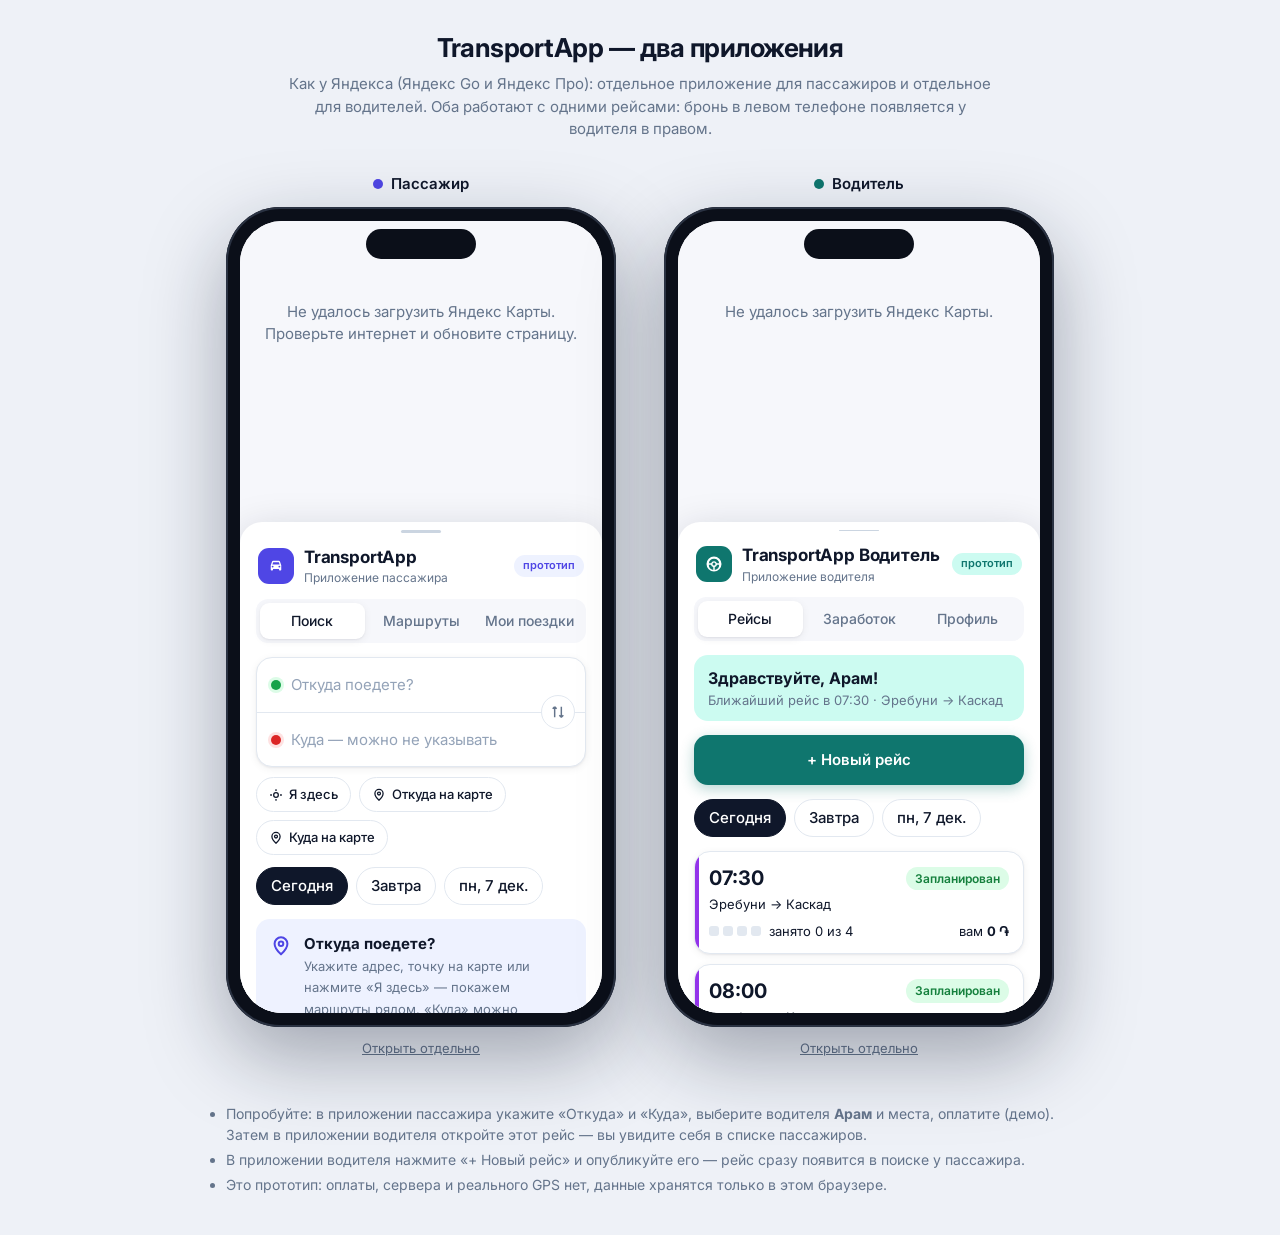
<file: index.html>
<!doctype html>
<html lang="ru">
<head>
  <meta charset="utf-8">
  <meta name="viewport" content="width=device-width, initial-scale=1">
  <title>TransportApp</title>
  <meta http-equiv="refresh" content="0; url=prototype/">
</head>
<body>
  <p>Открываем прототип… Если не открылся: <a href="prototype/">prototype/</a></p>
</body>
</html>
</file>
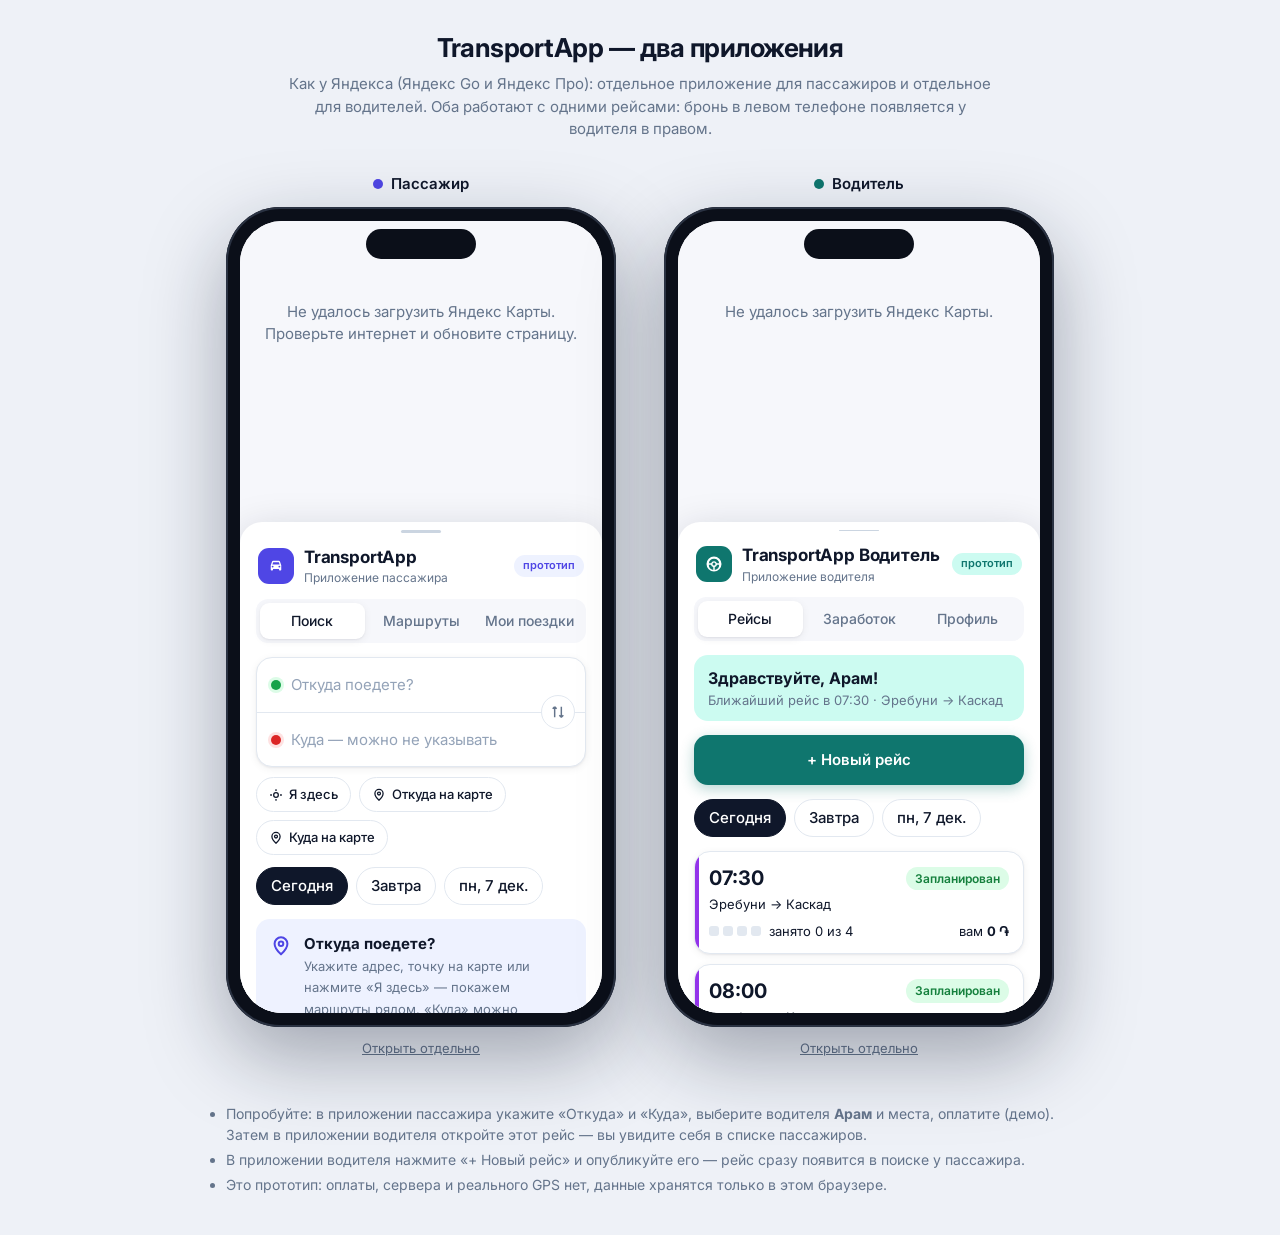
<file: prototype/index.html>
<!doctype html>
<html lang="ru">
<head>
  <meta charset="utf-8">
  <meta name="viewport" content="width=device-width, initial-scale=1">
  <title>TransportApp — два приложения</title>
  <link rel="preconnect" href="https://fonts.googleapis.com">
  <link rel="stylesheet" href="https://fonts.googleapis.com/css2?family=Inter:wght@400;500;600;700&display=swap">
  <style>
    :root { --bg: #eef1f7; --text: #0f172a; --muted: #64748b; --pass: #4f46e5; --drv: #0f766e; }
    * { box-sizing: border-box; }
    body { margin: 0; font: 15px/1.5 Inter, system-ui, sans-serif; color: var(--text); background: var(--bg); }
    header { text-align: center; padding: 28px 16px 8px; }
    h1 { margin: 0 0 6px; font-size: 26px; letter-spacing: -.02em; }
    header p { margin: 0 auto; max-width: 720px; color: var(--muted); }
    .stage { display: flex; justify-content: center; gap: 48px; flex-wrap: wrap; padding: 24px 16px 40px; }
    .device { display: flex; flex-direction: column; align-items: center; gap: 12px; }
    .label { display: flex; align-items: center; gap: 8px; font-weight: 600; }
    .label i { width: 10px; height: 10px; border-radius: 50%; }
    .phone {
      width: 390px; height: 820px; border-radius: 54px; padding: 14px; background: #0b0f19;
      box-shadow: 0 30px 80px rgba(15, 23, 42, .35), inset 0 0 0 2px #2a3242; position: relative;
    }
    .phone::before {
      content: ""; position: absolute; top: 22px; left: 50%; transform: translateX(-50%);
      width: 110px; height: 30px; border-radius: 20px; background: #0b0f19; z-index: 2;
    }
    .phone iframe { width: 100%; height: 100%; border: 0; border-radius: 42px; background: #fff; display: block; }
    .open { font-size: 13px; color: var(--muted); }
    .open a { color: inherit; }
    .tips { max-width: 860px; margin: 0 auto 40px; padding: 0 16px; color: var(--muted); font-size: 14px; }
    .tips li { margin: 4px 0; }
    @media (max-width: 860px) { .phone { width: 360px; height: 740px; } }
    @media (max-width: 420px) {
      .phone { width: 100%; height: 78vh; border-radius: 30px; padding: 8px; }
      .phone::before { display: none; }
      .phone iframe { border-radius: 24px; }
      .device { width: 100%; }
    }
  </style>
</head>
<body>
  <header>
    <h1>TransportApp — два приложения</h1>
    <p>Как у Яндекса (Яндекс Go и Яндекс Про): отдельное приложение для пассажиров и отдельное для водителей. Оба работают с одними рейсами: бронь в левом телефоне появляется у водителя в правом.</p>
  </header>

  <main class="stage">
    <section class="device">
      <div class="label"><i style="background:var(--pass)"></i>Пассажир</div>
      <div class="phone"><iframe src="passenger/" title="Приложение пассажира"></iframe></div>
      <div class="open"><a href="passenger/" target="_blank" rel="noopener">Открыть отдельно</a></div>
    </section>
    <section class="device">
      <div class="label"><i style="background:var(--drv)"></i>Водитель</div>
      <div class="phone"><iframe src="driver/" title="Приложение водителя"></iframe></div>
      <div class="open"><a href="driver/" target="_blank" rel="noopener">Открыть отдельно</a></div>
    </section>
  </main>

  <ul class="tips">
    <li>Попробуйте: в приложении пассажира укажите «Откуда» и «Куда», выберите водителя <b>Арам</b> и места, оплатите (демо). Затем в приложении водителя откройте этот рейс — вы увидите себя в списке пассажиров.</li>
    <li>В приложении водителя нажмите «+ Новый рейс» и опубликуйте его — рейс сразу появится в поиске у пассажира.</li>
    <li>Это прототип: оплаты, сервера и реального GPS нет, данные хранятся только в этом браузере.</li>
  </ul>
</body>
</html>
</file>
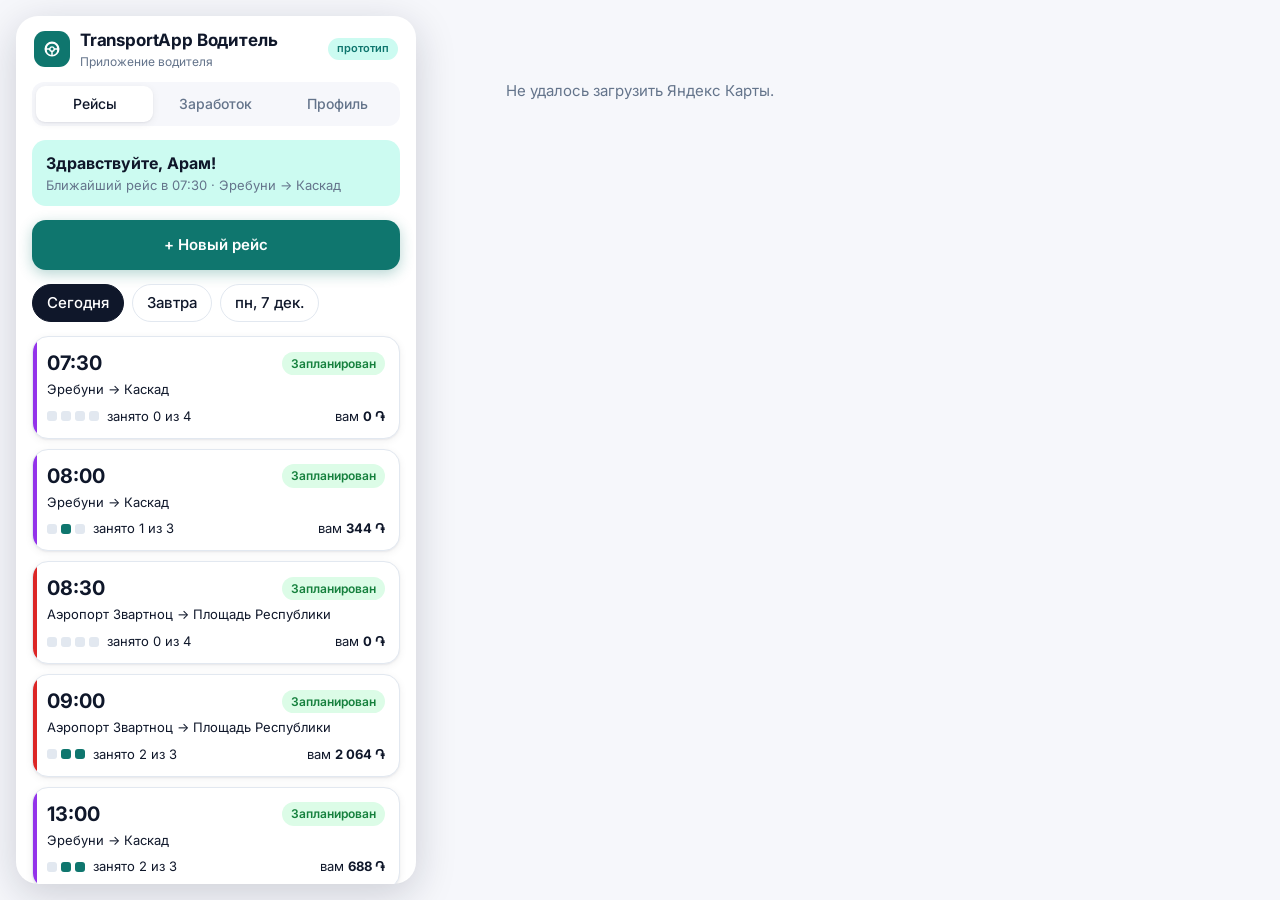
<file: prototype/driver/index.html>
<!doctype html>
<html lang="ru">
<head>
  <meta charset="utf-8">
  <meta name="viewport" content="width=device-width, initial-scale=1, viewport-fit=cover">
  <title>TransportApp — водитель</title>
  <link rel="preconnect" href="https://fonts.googleapis.com">
  <link rel="stylesheet" href="https://fonts.googleapis.com/css2?family=Inter:wght@400;500;600;700&display=swap">
  <link rel="stylesheet" href="../common.css?v=6">
  <link rel="stylesheet" href="driver.css?v=6">
</head>
<body class="driver-app">
  <div id="map"></div>

  <aside id="panel">
    <div class="grip" aria-hidden="true"></div>
    <header class="brand">
      <div class="logo-mark" aria-hidden="true">
        <svg viewBox="0 0 24 24" width="18" height="18"><path fill="currentColor" d="M12 2a10 10 0 1 0 0 20 10 10 0 0 0 0-20zm0 3a7 7 0 0 1 6.9 6h-3.1a4 4 0 0 0-7.6 0H5.1A7 7 0 0 1 12 5zm-1 14.9A7 7 0 0 1 5.1 13H8a4 4 0 0 0 3 3v3.9zm2 0V16a4 4 0 0 0 3-3h2.9a7 7 0 0 1-5.9 6.9zM12 14a2 2 0 1 1 0-4 2 2 0 0 1 0 4z"/></svg>
      </div>
      <div>
        <div class="logo">TransportApp Водитель</div>
        <div class="tagline">Приложение водителя</div>
      </div>
      <span class="badge">прототип</span>
    </header>
    <nav class="tabs" role="tablist">
      <button data-tab="trips" class="active">Рейсы</button>
      <button data-tab="money">Заработок</button>
      <button data-tab="profile">Профиль</button>
    </nav>
    <section id="view"></section>
  </aside>

  <div id="modal" hidden><div class="modal-card" id="modal-card"></div></div>
  <div id="toast" hidden></div>

  <script src="../config.js?v=6"></script>
  <script src="../data.js?v=6"></script>
  <script src="../shared.js?v=6"></script>
  <script src="driver.js?v=6"></script>
</body>
</html>
</file>
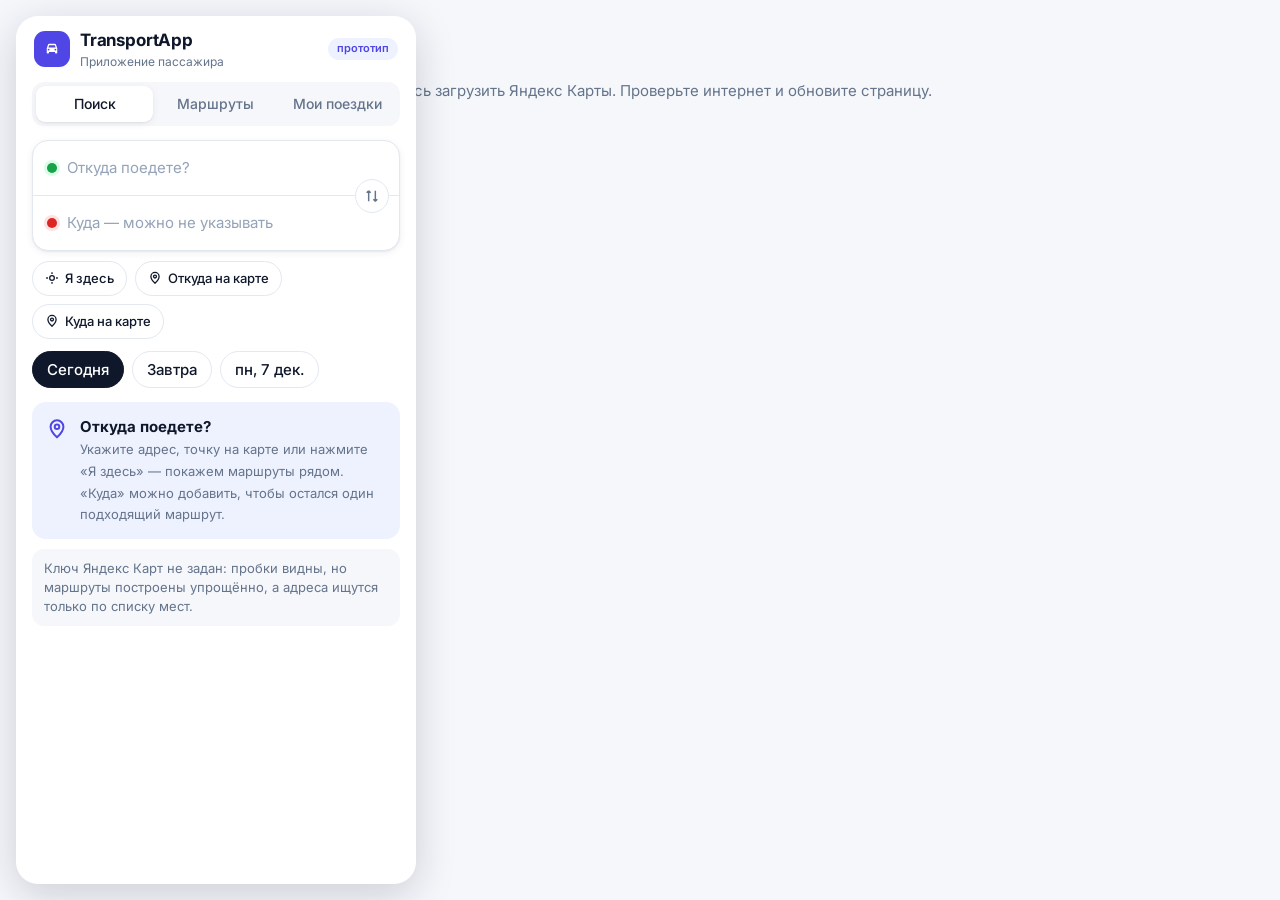
<file: prototype/passenger/index.html>
<!doctype html>
<html lang="ru">
<head>
  <meta charset="utf-8">
  <meta name="viewport" content="width=device-width, initial-scale=1, viewport-fit=cover">
  <title>TransportApp — пассажир</title>
  <link rel="preconnect" href="https://fonts.googleapis.com">
  <link rel="stylesheet" href="https://fonts.googleapis.com/css2?family=Inter:wght@400;500;600;700&display=swap">
  <link rel="stylesheet" href="../common.css?v=6">
</head>
<body>
  <div id="map"></div>

  <aside id="panel">
    <div class="grip" aria-hidden="true"></div>
    <header class="brand">
      <div class="logo-mark" aria-hidden="true">
        <svg viewBox="0 0 24 24" width="18" height="18"><path fill="currentColor" d="M5 11l1.5-4.5A2 2 0 0 1 8.4 5h7.2a2 2 0 0 1 1.9 1.5L19 11v6a1 1 0 0 1-1 1h-1a1 1 0 0 1-1-1v-1H8v1a1 1 0 0 1-1 1H6a1 1 0 0 1-1-1v-6zm2.2-1h9.6l-1-3H8.2l-1 3zM7.5 14a1.25 1.25 0 1 0 0-2.5 1.25 1.25 0 0 0 0 2.5zm9 0a1.25 1.25 0 1 0 0-2.5 1.25 1.25 0 0 0 0 2.5z"/></svg>
      </div>
      <div>
        <div class="logo">TransportApp</div>
        <div class="tagline">Приложение пассажира</div>
      </div>
      <span class="badge">прототип</span>
    </header>
    <nav class="tabs" role="tablist">
      <button data-tab="search" class="active">Поиск</button>
      <button data-tab="routes">Маршруты</button>
      <button data-tab="mine">Мои поездки</button>
    </nav>
    <section id="view"></section>
  </aside>

  <div id="modal" hidden><div class="modal-card" id="modal-card"></div></div>
  <div id="toast" hidden></div>

  <script src="../config.js?v=6"></script>
  <script src="../data.js?v=6"></script>
  <script src="../shared.js?v=6"></script>
  <script src="app.js?v=6"></script>
</body>
</html>
</file>
<file: prototype/common.css>
:root {
  --bg: #ffffff;
  --surface: #f6f7fb;
  --text: #0f172a;
  --muted: #64748b;
  --line: #e2e8f0;
  --primary: #4f46e5;
  --primary-soft: #eef2ff;
  --primary-text: #ffffff;
  --from: #16a34a;
  --to: #dc2626;
  --ok: #15803d;
  --danger: #dc2626;
  --star: #f59e0b;
  --radius: 16px;
  --shadow: 0 10px 40px rgba(15, 23, 42, .18);
  --shadow-sm: 0 1px 2px rgba(15, 23, 42, .06), 0 2px 8px rgba(15, 23, 42, .06);
}

* { box-sizing: border-box; }
html, body { margin: 0; height: 100%; }
body {
  font: 15px/1.45 Inter, system-ui, -apple-system, "Segoe UI", Roboto, sans-serif;
  color: var(--text);
  background: var(--surface);
  overflow: hidden;
  -webkit-font-smoothing: antialiased;
}
button, input, select { font: inherit; color: inherit; }

#map { position: fixed; inset: 0; }

/* ---------- панель: снизу на телефоне, слева на компьютере ---------- */
#panel {
  position: fixed; left: 0; right: 0; bottom: 0;
  max-height: 62vh;
  background: var(--bg);
  border-radius: 22px 22px 0 0;
  box-shadow: var(--shadow);
  display: flex; flex-direction: column;
  z-index: 5;
}
.grip { width: 40px; height: 4px; border-radius: 4px; background: #cbd5e1; margin: 8px auto 0; }
@media (min-width: 768px) {
  #panel { top: 16px; left: 16px; bottom: 16px; right: auto; width: 400px; max-height: none; border-radius: 22px; }
  .grip { display: none; }
}

.brand { display: flex; align-items: center; gap: 10px; padding: 12px 18px 8px; }
.logo-mark {
  width: 36px; height: 36px; border-radius: 11px; display: grid; place-items: center;
  background: var(--primary); color: #fff;
}
.logo { font-weight: 700; font-size: 17px; letter-spacing: -.01em; }
.tagline { font-size: 12px; color: var(--muted); }
.badge { margin-left: auto; font-size: 11px; font-weight: 600; background: var(--primary-soft); color: var(--primary); padding: 3px 9px; border-radius: 99px; }

.tabs { display: flex; gap: 4px; margin: 4px 16px 0; padding: 4px; background: var(--surface); border-radius: 12px; }
.tabs button { flex: 1; border: 0; background: none; padding: 8px 4px; border-radius: 9px; color: var(--muted); font-weight: 500; cursor: pointer; white-space: nowrap; font-size: 14px; }
.tabs button.active { background: var(--bg); color: var(--text); box-shadow: var(--shadow-sm); }

#view { overflow-y: auto; padding: 14px 16px 22px; }

h2 { font-size: 21px; margin: 2px 0 12px; letter-spacing: -.02em; }
h3 { font-size: 15px; margin: 18px 0 8px; }
.muted { color: var(--muted); }
.small { font-size: 13px; }
.tiny { font-size: 12px; }

/* ---------- поле «откуда / куда» ---------- */
.where {
  position: relative; border: 1px solid var(--line); border-radius: var(--radius);
  background: var(--bg); box-shadow: var(--shadow-sm);
}
.loc { display: flex; align-items: center; gap: 10px; padding: 4px 52px 4px 14px; }
.loc + .loc { border-top: 1px solid var(--line); }
.loc input { flex: 1; border: 0; outline: none; padding: 12px 0; background: none; min-width: 0; }
.loc input::placeholder { color: #94a3b8; }
.dot { width: 10px; height: 10px; border-radius: 50%; flex: none; }
.dot.from { background: var(--from); box-shadow: 0 0 0 3px #dcfce7; }
.dot.to { background: var(--to); box-shadow: 0 0 0 3px #fee2e2; }
.clear { border: 0; background: none; color: #94a3b8; cursor: pointer; font-size: 18px; padding: 4px; }
.swap {
  position: absolute; right: 10px; top: 50%; transform: translateY(-50%);
  width: 34px; height: 34px; border-radius: 50%; border: 1px solid var(--line);
  background: var(--bg); cursor: pointer; display: grid; place-items: center; color: var(--muted);
}

.sugg { margin-top: 6px; border: 1px solid var(--line); border-radius: 14px; overflow: hidden; background: var(--bg); box-shadow: var(--shadow-sm); }
.sugg button { display: flex; width: 100%; gap: 10px; align-items: center; text-align: left; border: 0; background: none; padding: 11px 14px; cursor: pointer; }
.sugg button + button { border-top: 1px solid var(--line); }
.sugg button:hover { background: var(--surface); }
.sugg .src { margin-left: auto; font-size: 11px; color: var(--muted); }

.quick { display: flex; gap: 8px; margin: 10px 0 4px; flex-wrap: wrap; }
.pill {
  display: inline-flex; align-items: center; gap: 6px; border: 1px solid var(--line); background: var(--bg);
  border-radius: 99px; padding: 7px 12px; cursor: pointer; font-size: 13px; font-weight: 500;
}
.pill.on { border-color: var(--primary); color: var(--primary); background: var(--primary-soft); }

.chips { display: flex; gap: 8px; margin: 12px 0 14px; flex-wrap: wrap; }
.chip { border: 1px solid var(--line); background: var(--bg); border-radius: 99px; padding: 7px 14px; cursor: pointer; font-weight: 500; }
.chip.active { background: var(--text); color: #fff; border-color: var(--text); }

.btn {
  display: flex; align-items: center; justify-content: center; gap: 8px; width: 100%;
  border: 0; border-radius: 14px; padding: 14px; font-weight: 600; cursor: pointer;
  background: var(--primary); color: var(--primary-text); box-shadow: 0 4px 14px rgba(79, 70, 229, .3);
}
.btn:disabled { opacity: .4; cursor: not-allowed; box-shadow: none; }
.btn.secondary { background: var(--surface); color: var(--text); box-shadow: none; }
.btn.danger { background: #fef2f2; color: var(--danger); box-shadow: none; }
.btn + .btn { margin-top: 8px; }
.link { border: 0; background: none; color: var(--primary); cursor: pointer; padding: 0; font-weight: 500; }
.back { margin-bottom: 10px; }

.note { background: var(--surface); border-radius: 12px; padding: 10px 12px; font-size: 13px; color: var(--muted); margin: 10px 0; }

/* ---------- карточки маршрутов и рейсов ---------- */
.route-card {
  border: 1px solid var(--line); border-radius: var(--radius); padding: 14px; margin-bottom: 12px;
  background: var(--bg); box-shadow: var(--shadow-sm); position: relative; overflow: hidden;
}
.route-card::before { content: ""; position: absolute; left: 0; top: 0; bottom: 0; width: 4px; background: var(--c, var(--primary)); }
.route-head { display: flex; align-items: flex-start; gap: 10px; }
.code { flex: none; color: #fff; font-size: 12px; font-weight: 700; padding: 3px 8px; border-radius: 7px; background: var(--c, var(--primary)); }
.route-title { font-weight: 600; line-height: 1.3; }
.ends { display: grid; grid-template-columns: 12px 1fr; gap: 2px 8px; align-items: center; margin-top: 2px; }
.ends .dot { width: 8px; height: 8px; box-shadow: none; }
.facts { display: flex; flex-wrap: wrap; gap: 6px 12px; margin: 10px 0 2px; font-size: 13px; color: var(--muted); }
.facts b { color: var(--text); font-weight: 600; }
.traffic { color: #b45309; }
.price { font-weight: 700; white-space: nowrap; margin-left: auto; }
.deps { display: flex; gap: 8px; overflow-x: auto; padding: 10px 0 2px; scrollbar-width: none; }
.dep {
  flex: none; border: 1px solid var(--line); background: var(--bg); border-radius: 12px;
  padding: 8px 12px; cursor: pointer; text-align: left;
}
.dep:hover { border-color: var(--primary); }
.dep .t { font-weight: 700; display: block; }
.dep .s { font-size: 12px; color: var(--ok); }
.dep.full { opacity: .5; cursor: not-allowed; }
.dep.full .s { color: var(--danger); }

.driver { display: flex; gap: 12px; align-items: center; border: 1px solid var(--line); border-radius: var(--radius); padding: 12px; margin: 12px 0; }
.avatar { width: 46px; height: 46px; border-radius: 50%; display: grid; place-items: center; font-weight: 700; color: #fff; background: var(--c, var(--primary)); flex: none; }
.verified { color: var(--primary); font-size: 12px; font-weight: 600; }
.plate { display: inline-block; font-weight: 700; letter-spacing: .04em; border: 2px solid var(--text); border-radius: 6px; padding: 1px 7px; font-size: 14px; }

.timeline { display: grid; grid-template-columns: 14px 1fr auto; gap: 4px 10px; align-items: center; margin: 6px 0 4px; }
.timeline .dot { width: 10px; height: 10px; box-shadow: none; }
.timeline .tm { font-weight: 700; }

.stepper { display: flex; align-items: center; gap: 14px; margin: 6px 0 12px; }
.stepper button { width: 40px; height: 40px; border-radius: 50%; border: 1px solid var(--line); background: var(--bg); font-size: 20px; cursor: pointer; }
.stepper strong { font-size: 20px; min-width: 22px; text-align: center; }

.breakdown { background: var(--surface); border-radius: 12px; padding: 10px 12px; margin: 8px 0 14px; font-size: 13px; }
.row { display: flex; align-items: center; justify-content: space-between; gap: 8px; }
.breakdown .row + .row { margin-top: 4px; }

.status { display: inline-block; font-size: 12px; font-weight: 600; padding: 3px 9px; border-radius: 99px; white-space: nowrap; }
.status.ok { background: #dcfce7; color: var(--ok); }
.status.off { background: #fee2e2; color: var(--danger); }
.status.done { background: var(--surface); color: var(--muted); }

.trip-card { border: 1px solid var(--line); border-radius: var(--radius); padding: 12px 14px; margin-bottom: 10px; cursor: pointer; box-shadow: var(--shadow-sm); }

.eta { font-size: 22px; font-weight: 700; letter-spacing: -.01em; margin: 6px 0 4px; }
.progress { height: 6px; background: var(--surface); border-radius: 6px; overflow: hidden; margin: 10px 0; }
.progress i { display: block; height: 100%; background: var(--primary); width: 0; transition: width .2s; }
.stars { display: flex; gap: 6px; margin: 8px 0; }
.stars button { font-size: 30px; border: 0; background: none; cursor: pointer; color: #e2e8f0; padding: 0; }
.stars button.on { color: var(--star); }

.empty { text-align: center; padding: 18px 8px; color: var(--muted); }

/* ---------- подсказка, список маршрутов и водителей ---------- */
.hint { display: flex; gap: 12px; align-items: flex-start; background: var(--primary-soft); color: var(--text); border-radius: 14px; padding: 14px; margin-top: 4px; }
.hint svg { flex: none; color: var(--primary); width: 22px; height: 22px; margin-top: 2px; }
button.route-card { display: block; width: 100%; text-align: left; cursor: pointer; }
button.route-card:hover { border-color: var(--c); }
.swatch { flex: none; width: 12px; height: 12px; border-radius: 50%; background: var(--c, var(--primary)); margin-top: 5px; }
.chev { font-size: 22px; color: var(--muted); line-height: 1; }

.driver-row {
  display: flex; width: 100%; gap: 12px; align-items: center; text-align: left;
  border: 1px solid var(--line); border-radius: var(--radius); background: var(--bg);
  padding: 12px; margin-bottom: 10px; cursor: pointer; box-shadow: var(--shadow-sm);
}
.driver-row:hover { border-color: var(--c, var(--primary)); }
.driver-row.full { opacity: .5; cursor: not-allowed; }
.driver-row .info { flex: 1; min-width: 0; }
.driver-row .when { text-align: right; }
.driver-row .tm { font-size: 18px; font-weight: 700; }
.seats-ok { color: var(--ok); }
.seats-no { color: var(--danger); }

/* ---------- схема салона ---------- */
.car-plan {
  position: relative; border: 2px solid var(--line); border-radius: 34px 34px 18px 18px;
  padding: 26px 14px 14px; margin: 6px 0 12px; background: var(--surface);
}
.car-nose { position: absolute; left: 50%; top: 8px; transform: translateX(-50%); width: 56px; height: 6px; border-radius: 6px; background: var(--line); }
.car-row { display: grid; grid-template-columns: 1fr 1fr; gap: 10px; }
.car-row + .car-row { margin-top: 10px; }
.car-row.r3 { grid-template-columns: 1fr 1fr 1fr; }
.seat {
  display: flex; flex-direction: column; align-items: center; justify-content: center; gap: 2px;
  min-height: 74px; border-radius: 14px; border: 2px solid var(--line); background: var(--bg);
  cursor: pointer; padding: 8px 4px; text-align: center;
}
.seat:hover:not(:disabled) { border-color: var(--primary); }
.seat.on { border-color: var(--primary); background: var(--primary-soft); box-shadow: 0 0 0 3px rgba(79, 70, 229, .15); }
.seat.taken { background: #f1f5f9; color: #94a3b8; cursor: not-allowed; border-style: dashed; }
.seat-name { font-size: 12px; color: var(--muted); }
.seat.on .seat-name { color: var(--primary); }
.seat-price { font-weight: 700; font-size: 15px; }
.seat.taken .seat-price { font-weight: 500; font-size: 13px; }
.driver-seat { cursor: default; background: transparent; border-style: dashed; }
.wheel { font-size: 22px; color: var(--muted); }

.paybar { display: flex; align-items: center; gap: 12px; margin: 14px 0 6px; }
.paybar > div { flex: 1; min-width: 0; }
.paybar .btn { width: auto; flex: none; padding: 14px 20px; }
.total { font-size: 22px; font-weight: 700; letter-spacing: -.01em; }

#modal { position: fixed; inset: 0; background: rgba(15, 23, 42, .45); z-index: 20; display: grid; place-items: center; padding: 16px; }
#modal[hidden] { display: none; }
.modal-card { background: var(--bg); border-radius: 20px; padding: 22px; width: 100%; max-width: 380px; box-shadow: var(--shadow); }

#toast {
  position: fixed; left: 50%; top: 16px; transform: translateX(-50%);
  background: var(--text); color: #fff; padding: 10px 16px; border-radius: 12px;
  z-index: 30; max-width: calc(100% - 32px); font-size: 14px; box-shadow: var(--shadow);
}
#toast[hidden] { display: none; }
</file>
<file: prototype/driver/driver.css>
/* Приложение водителя: своя тема поверх общих стилей */
body.driver-app {
  --primary: #0f766e;
  --primary-soft: #ccfbf1;
}
body.driver-app .btn { box-shadow: 0 4px 14px rgba(15, 118, 110, .3); }
body.driver-app .btn.secondary, body.driver-app .btn.danger { box-shadow: none; }
body.driver-app .seat.on { box-shadow: 0 0 0 3px rgba(15, 118, 110, .18); }

.online {
  display: flex; align-items: center; justify-content: space-between; gap: 12px;
  background: var(--primary-soft); border-radius: 14px; padding: 12px 14px; margin-bottom: 14px;
}
.online .big { font-weight: 700; font-size: 16px; }

.trip-item {
  display: block; width: 100%; text-align: left; border: 1px solid var(--line); border-radius: var(--radius);
  background: var(--bg); padding: 12px 14px; margin-bottom: 10px; cursor: pointer; box-shadow: var(--shadow-sm);
  position: relative; overflow: hidden;
}
.trip-item::before { content: ""; position: absolute; left: 0; top: 0; bottom: 0; width: 4px; background: var(--c, var(--primary)); }
.trip-item:hover { border-color: var(--c, var(--primary)); }
.trip-item .tm { font-size: 20px; font-weight: 700; }
.seat-dots { display: flex; gap: 4px; }
.seat-dots i { width: 10px; height: 10px; border-radius: 3px; background: var(--line); }
.seat-dots i.b { background: var(--primary); }

.pax { display: flex; align-items: center; gap: 10px; border: 1px solid var(--line); border-radius: 14px; padding: 10px 12px; margin-bottom: 8px; }
.pax .avatar { width: 38px; height: 38px; font-size: 14px; background: #64748b; }
.pax .who { flex: 1; min-width: 0; }
.pax .acts { display: flex; gap: 6px; }
.mini { border: 1px solid var(--line); background: var(--bg); border-radius: 10px; padding: 6px 9px; font-size: 12px; font-weight: 600; cursor: pointer; }
.mini.ok.on { background: #dcfce7; border-color: #86efac; color: var(--ok); }
.mini.no.on { background: #fee2e2; border-color: #fca5a5; color: var(--danger); }
.pax.empty-seat { border-style: dashed; color: var(--muted); }

.balance { background: var(--text); color: #fff; border-radius: 18px; padding: 16px; margin-bottom: 14px; }
.balance .sum { font-size: 30px; font-weight: 700; letter-spacing: -.02em; margin: 2px 0; }
.balance .muted { color: #cbd5e1; }

.op { display: flex; justify-content: space-between; gap: 10px; padding: 10px 0; border-bottom: 1px solid var(--line); }
.op:last-child { border-bottom: 0; }

.check { display: flex; align-items: center; gap: 10px; padding: 9px 0; border-bottom: 1px solid var(--line); }
.check:last-child { border-bottom: 0; }
.check .ok { color: var(--ok); font-weight: 700; }

.route-pick { display: grid; gap: 8px; }
.route-pick label { display: flex; align-items: center; gap: 10px; border: 1px solid var(--line); border-radius: 14px; padding: 10px 12px; cursor: pointer; }
.route-pick input { accent-color: var(--primary); }
.route-pick label:has(input:checked) { border-color: var(--primary); background: var(--primary-soft); }
.field-row { display: flex; gap: 10px; align-items: center; margin: 10px 0; }
.field-row input[type="time"] { border: 1px solid var(--line); border-radius: 12px; padding: 10px 12px; font-size: 16px; }

.seat-edit { display: grid; grid-template-columns: auto 1fr auto; gap: 8px 10px; align-items: center; }
.seat-edit input[type="number"] { width: 96px; border: 1px solid var(--line); border-radius: 10px; padding: 8px 10px; text-align: right; }
.seat-edit input[type="checkbox"] { width: 18px; height: 18px; accent-color: var(--primary); }
</file>
